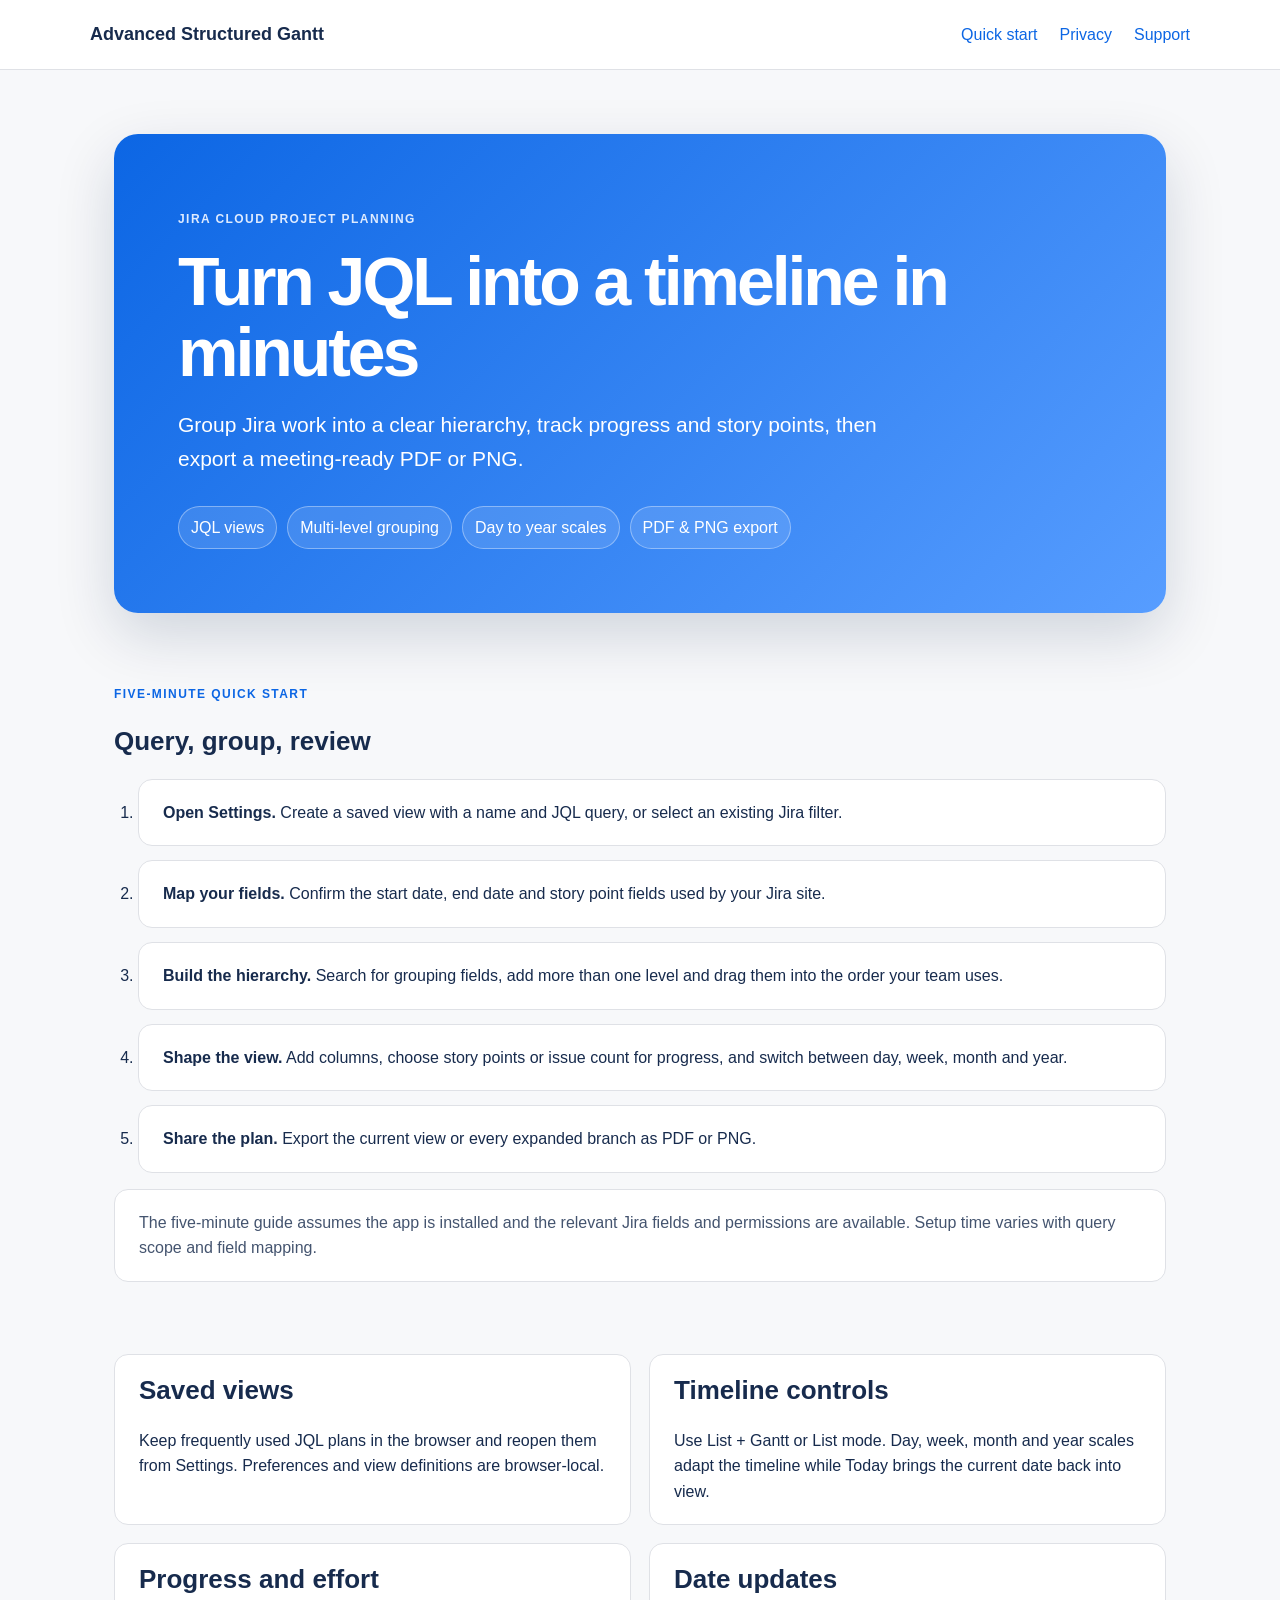
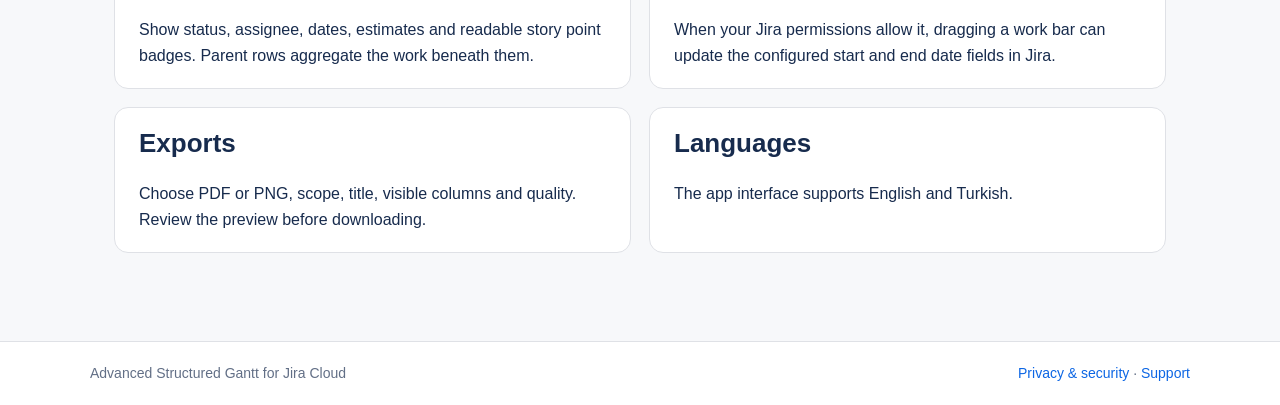
<file: index.html>
<!doctype html>
<html lang="en">
<head>
  <meta charset="utf-8">
  <meta name="viewport" content="width=device-width,initial-scale=1">
  <title>Advanced Structured Gantt Documentation</title>
  <meta name="description" content="Quick-start and product documentation for Advanced Structured Gantt for Jira Cloud.">
  <link rel="stylesheet" href="site.css">
</head>
<body>
  <header class="topbar">
    <a class="brand" href="index.html">Advanced Structured Gantt</a>
    <nav><a href="#quick-start">Quick start</a><a href="privacy.html">Privacy</a><a href="support.html">Support</a></nav>
  </header>
  <main>
    <section class="hero">
      <p class="eyebrow">Jira Cloud project planning</p>
      <h1>Turn JQL into a timeline in minutes</h1>
      <p class="lead">Group Jira work into a clear hierarchy, track progress and story points, then export a meeting-ready PDF or PNG.</p>
      <div class="badges"><span>JQL views</span><span>Multi-level grouping</span><span>Day to year scales</span><span>PDF &amp; PNG export</span></div>
    </section>

    <section id="quick-start" class="section">
      <p class="eyebrow">Five-minute quick start</p>
      <h2>Query, group, review</h2>
      <ol class="steps">
        <li><strong>Open Settings.</strong> Create a saved view with a name and JQL query, or select an existing Jira filter.</li>
        <li><strong>Map your fields.</strong> Confirm the start date, end date and story point fields used by your Jira site.</li>
        <li><strong>Build the hierarchy.</strong> Search for grouping fields, add more than one level and drag them into the order your team uses.</li>
        <li><strong>Shape the view.</strong> Add columns, choose story points or issue count for progress, and switch between day, week, month and year.</li>
        <li><strong>Share the plan.</strong> Export the current view or every expanded branch as PDF or PNG.</li>
      </ol>
      <p class="note">The five-minute guide assumes the app is installed and the relevant Jira fields and permissions are available. Setup time varies with query scope and field mapping.</p>
    </section>

    <section class="section grid">
      <article><h2>Saved views</h2><p>Keep frequently used JQL plans in the browser and reopen them from Settings. Preferences and view definitions are browser-local.</p></article>
      <article><h2>Timeline controls</h2><p>Use List + Gantt or List mode. Day, week, month and year scales adapt the timeline while Today brings the current date back into view.</p></article>
      <article><h2>Progress and effort</h2><p>Show status, assignee, dates, estimates and readable story point badges. Parent rows aggregate the work beneath them.</p></article>
      <article><h2>Date updates</h2><p>When your Jira permissions allow it, dragging a work bar can update the configured start and end date fields in Jira.</p></article>
      <article><h2>Exports</h2><p>Choose PDF or PNG, scope, title, visible columns and quality. Review the preview before downloading.</p></article>
      <article><h2>Languages</h2><p>The app interface supports English and Turkish.</p></article>
    </section>
  </main>
  <footer><span>Advanced Structured Gantt for Jira Cloud</span><span><a href="privacy.html">Privacy &amp; security</a> · <a href="support.html">Support</a></span></footer>
</body>
</html>
</file>
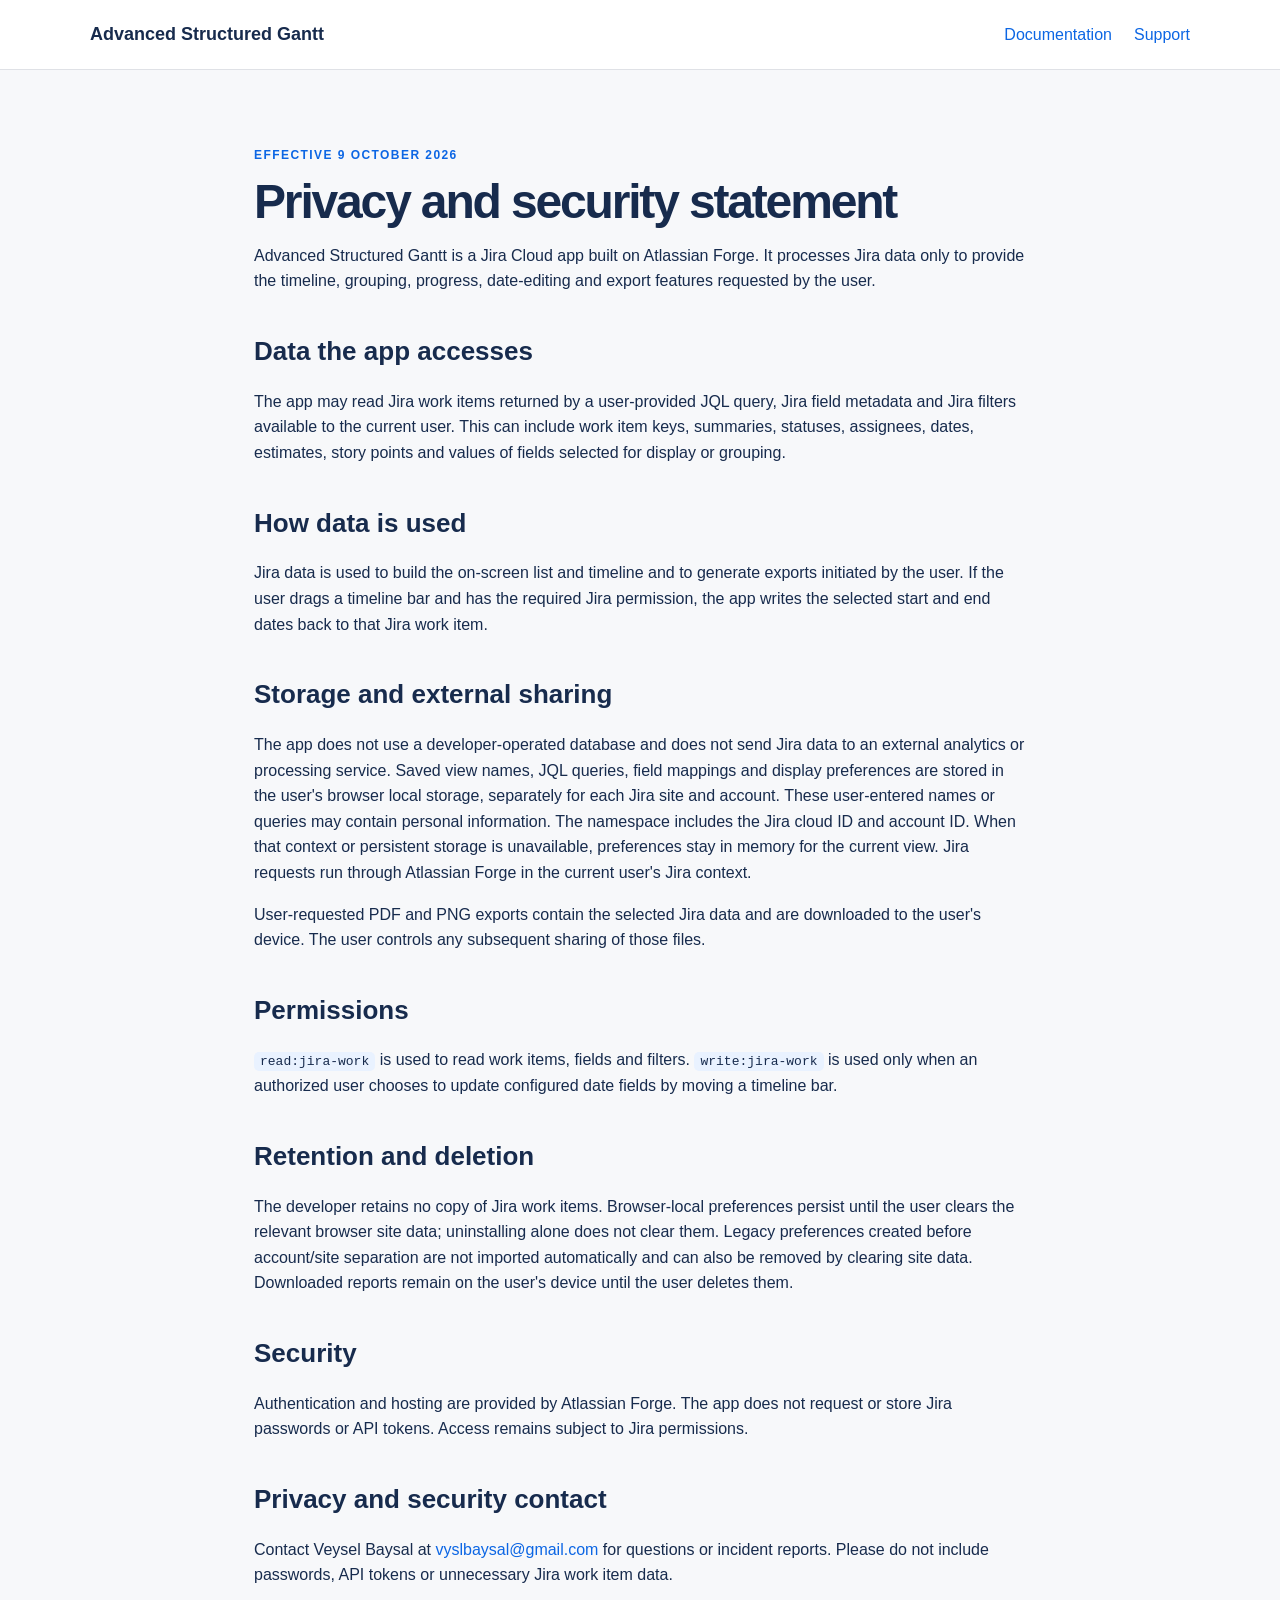
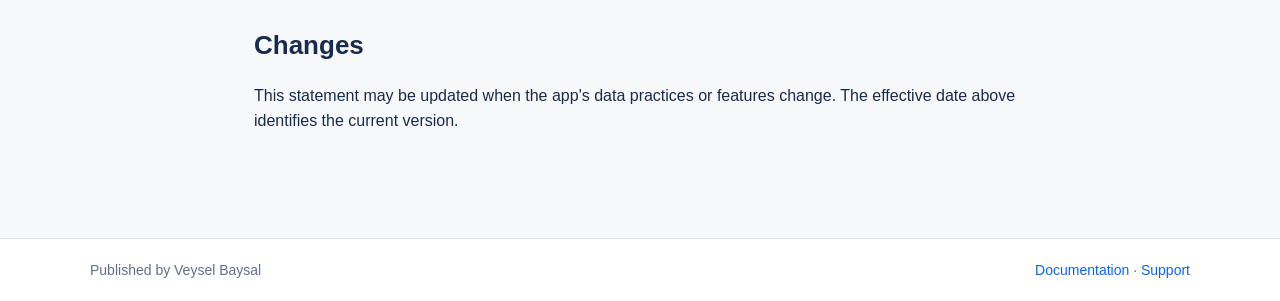
<file: privacy.html>
<!doctype html>
<html lang="en">
<head>
  <meta charset="utf-8">
  <meta name="viewport" content="width=device-width,initial-scale=1">
  <title>Privacy & Security — Advanced Structured Gantt</title>
  <meta name="description" content="Privacy and security statement for Advanced Structured Gantt for Jira Cloud.">
  <link rel="stylesheet" href="site.css">
</head>
<body>
  <header class="topbar"><a class="brand" href="index.html">Advanced Structured Gantt</a><nav><a href="index.html">Documentation</a><a href="support.html">Support</a></nav></header>
  <main class="legal">
    <p class="eyebrow">Effective 9 October 2026</p>
    <h1>Privacy and security statement</h1>
    <p>Advanced Structured Gantt is a Jira Cloud app built on Atlassian Forge. It processes Jira data only to provide the timeline, grouping, progress, date-editing and export features requested by the user.</p>

    <h2>Data the app accesses</h2>
    <p>The app may read Jira work items returned by a user-provided JQL query, Jira field metadata and Jira filters available to the current user. This can include work item keys, summaries, statuses, assignees, dates, estimates, story points and values of fields selected for display or grouping.</p>

    <h2>How data is used</h2>
    <p>Jira data is used to build the on-screen list and timeline and to generate exports initiated by the user. If the user drags a timeline bar and has the required Jira permission, the app writes the selected start and end dates back to that Jira work item.</p>

    <h2>Storage and external sharing</h2>
    <p>The app does not use a developer-operated database and does not send Jira data to an external analytics or processing service. Saved view names, JQL queries, field mappings and display preferences are stored in the user's browser local storage, separately for each Jira site and account. These user-entered names or queries may contain personal information. The namespace includes the Jira cloud ID and account ID. When that context or persistent storage is unavailable, preferences stay in memory for the current view. Jira requests run through Atlassian Forge in the current user's Jira context.</p>
    <p>User-requested PDF and PNG exports contain the selected Jira data and are downloaded to the user's device. The user controls any subsequent sharing of those files.</p>

    <h2>Permissions</h2>
    <p><code>read:jira-work</code> is used to read work items, fields and filters. <code>write:jira-work</code> is used only when an authorized user chooses to update configured date fields by moving a timeline bar.</p>

    <h2>Retention and deletion</h2>
    <p>The developer retains no copy of Jira work items. Browser-local preferences persist until the user clears the relevant browser site data; uninstalling alone does not clear them. Legacy preferences created before account/site separation are not imported automatically and can also be removed by clearing site data. Downloaded reports remain on the user's device until the user deletes them.</p>

    <h2>Security</h2>
    <p>Authentication and hosting are provided by Atlassian Forge. The app does not request or store Jira passwords or API tokens. Access remains subject to Jira permissions.</p>
    <h2>Privacy and security contact</h2>
    <p>Contact Veysel Baysal at <a href="mailto:vyslbaysal@gmail.com">vyslbaysal@gmail.com</a> for questions or incident reports. Please do not include passwords, API tokens or unnecessary Jira work item data.</p>

    <h2>Changes</h2>
    <p>This statement may be updated when the app's data practices or features change. The effective date above identifies the current version.</p>
  </main>
  <footer><span>Published by Veysel Baysal</span><span><a href="index.html">Documentation</a> · <a href="support.html">Support</a></span></footer>
</body>
</html>
</file>
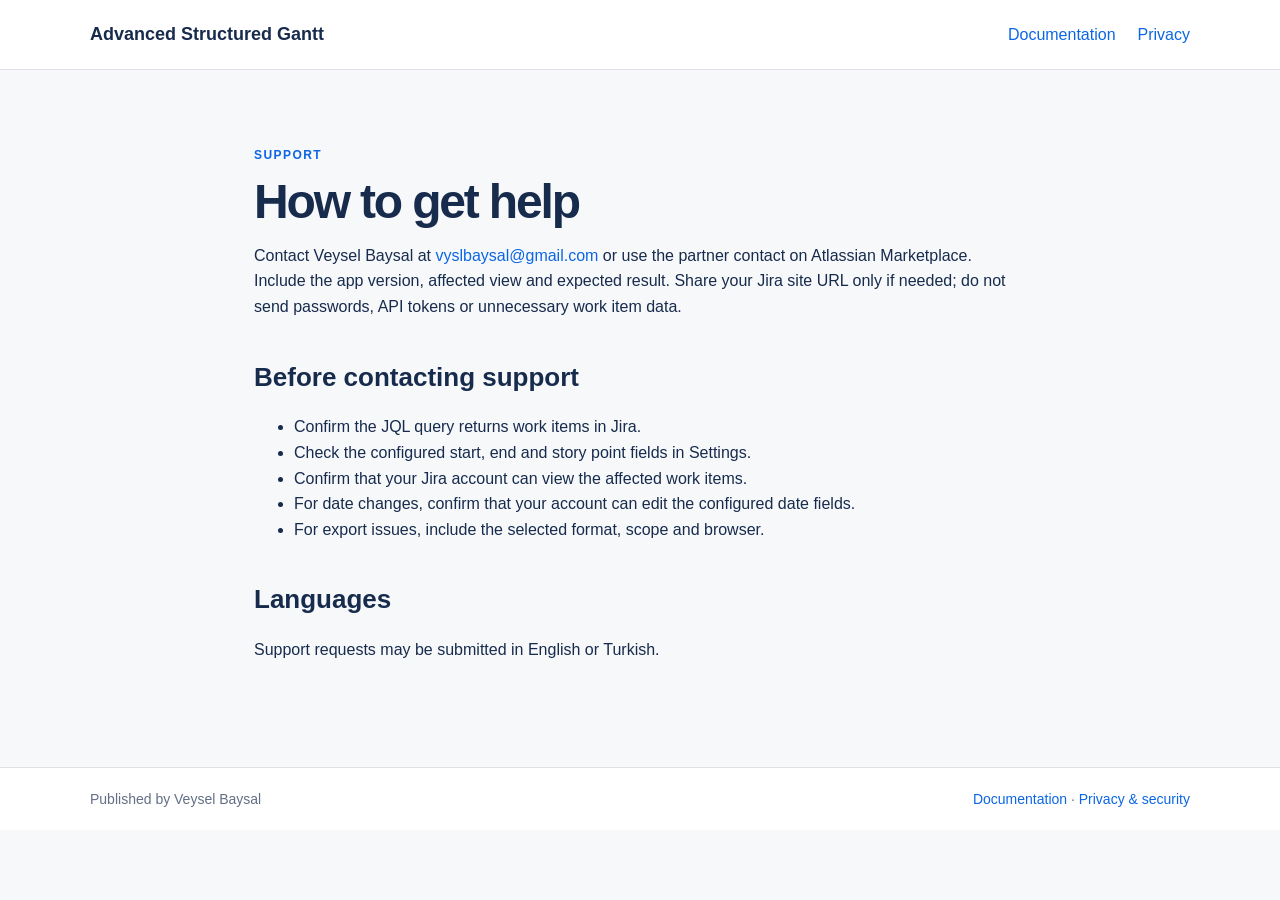
<file: support.html>
<!doctype html>
<html lang="en">
<head>
  <meta charset="utf-8">
  <meta name="viewport" content="width=device-width,initial-scale=1">
  <title>Support — Advanced Structured Gantt</title>
  <meta name="description" content="Support information for Advanced Structured Gantt for Jira Cloud.">
  <link rel="stylesheet" href="site.css">
</head>
<body>
  <header class="topbar"><a class="brand" href="index.html">Advanced Structured Gantt</a><nav><a href="index.html">Documentation</a><a href="privacy.html">Privacy</a></nav></header>
  <main class="legal">
    <p class="eyebrow">Support</p>
    <h1>How to get help</h1>
    <p>Contact Veysel Baysal at <a href="mailto:vyslbaysal@gmail.com">vyslbaysal@gmail.com</a> or use the partner contact on Atlassian Marketplace. Include the app version, affected view and expected result. Share your Jira site URL only if needed; do not send passwords, API tokens or unnecessary work item data.</p>
    <h2>Before contacting support</h2>
    <ul>
      <li>Confirm the JQL query returns work items in Jira.</li>
      <li>Check the configured start, end and story point fields in Settings.</li>
      <li>Confirm that your Jira account can view the affected work items.</li>
      <li>For date changes, confirm that your account can edit the configured date fields.</li>
      <li>For export issues, include the selected format, scope and browser.</li>
    </ul>
    <h2>Languages</h2>
    <p>Support requests may be submitted in English or Turkish.</p>
  </main>
  <footer><span>Published by Veysel Baysal</span><span><a href="index.html">Documentation</a> · <a href="privacy.html">Privacy &amp; security</a></span></footer>
</body>
</html>
</file>
<file: site.css>
:root{font-family:Inter,ui-sans-serif,-apple-system,BlinkMacSystemFont,"Segoe UI",sans-serif;color:#172b4d;background:#f7f8fa;line-height:1.6}*{box-sizing:border-box}body{margin:0}.topbar,footer{display:flex;align-items:center;justify-content:space-between;gap:24px;padding:20px max(24px,calc((100vw - 1100px)/2));background:#fff;border-bottom:1px solid #dfe1e6}.brand{font-weight:750;font-size:18px;color:#172b4d}.topbar nav{display:flex;gap:22px}a{color:#0c66e4;text-decoration:none}a:hover{text-decoration:underline}main{max-width:1100px;margin:auto;padding:64px 24px 88px}.hero{padding:64px;border-radius:24px;background:linear-gradient(135deg,#0c66e4,#579dff);color:#fff;box-shadow:0 22px 60px rgba(9,30,66,.16)}.eyebrow{text-transform:uppercase;letter-spacing:.12em;font-size:12px;font-weight:800;color:#0c66e4}.hero .eyebrow{color:#deebff}h1{font-size:clamp(38px,6vw,68px);line-height:1.04;letter-spacing:-.045em;margin:.25em 0}.lead{font-size:21px;max-width:760px}.badges{display:flex;flex-wrap:wrap;gap:10px;margin-top:30px}.badges span{padding:8px 12px;border:1px solid rgba(255,255,255,.36);border-radius:999px;background:rgba(255,255,255,.12)}.section{margin-top:72px}.section h2,.legal h2{font-size:26px;line-height:1.2}.steps{display:grid;gap:14px;padding-left:24px}.steps li,.grid article,.note{background:#fff;border:1px solid #dfe1e6;border-radius:14px;padding:20px 24px}.note{color:#44546f}.grid{display:grid;grid-template-columns:repeat(2,minmax(0,1fr));gap:18px}.grid article h2{margin-top:0}.grid article p{margin-bottom:0}.legal{max-width:820px}.legal h1{font-size:48px}.legal h2{margin-top:42px}.legal code{background:#e9f2ff;padding:2px 6px;border-radius:5px}footer{border-top:1px solid #dfe1e6;border-bottom:0;color:#626f86;font-size:14px}@media(max-width:700px){.topbar,footer{align-items:flex-start;flex-direction:column}.topbar nav{flex-wrap:wrap}.hero{padding:36px 26px}.grid{grid-template-columns:1fr}main{padding-top:36px}}
</file>
